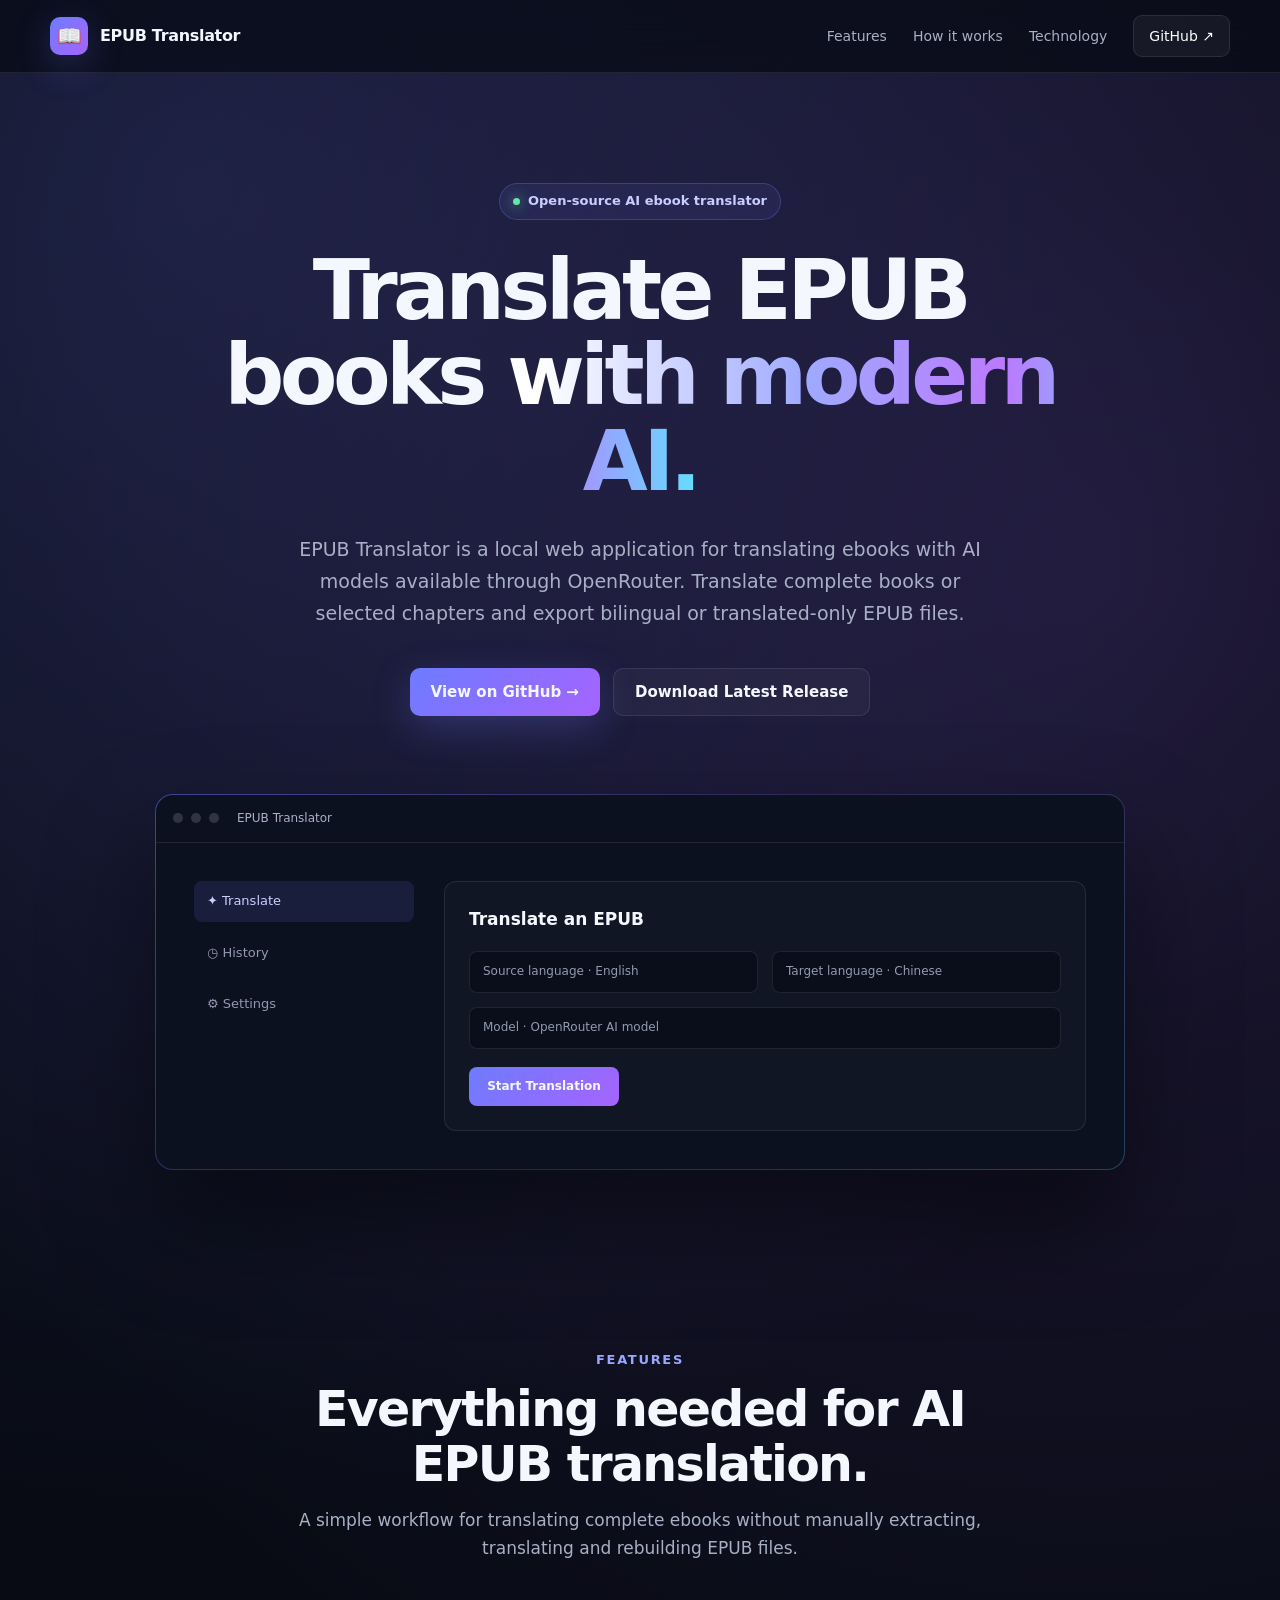
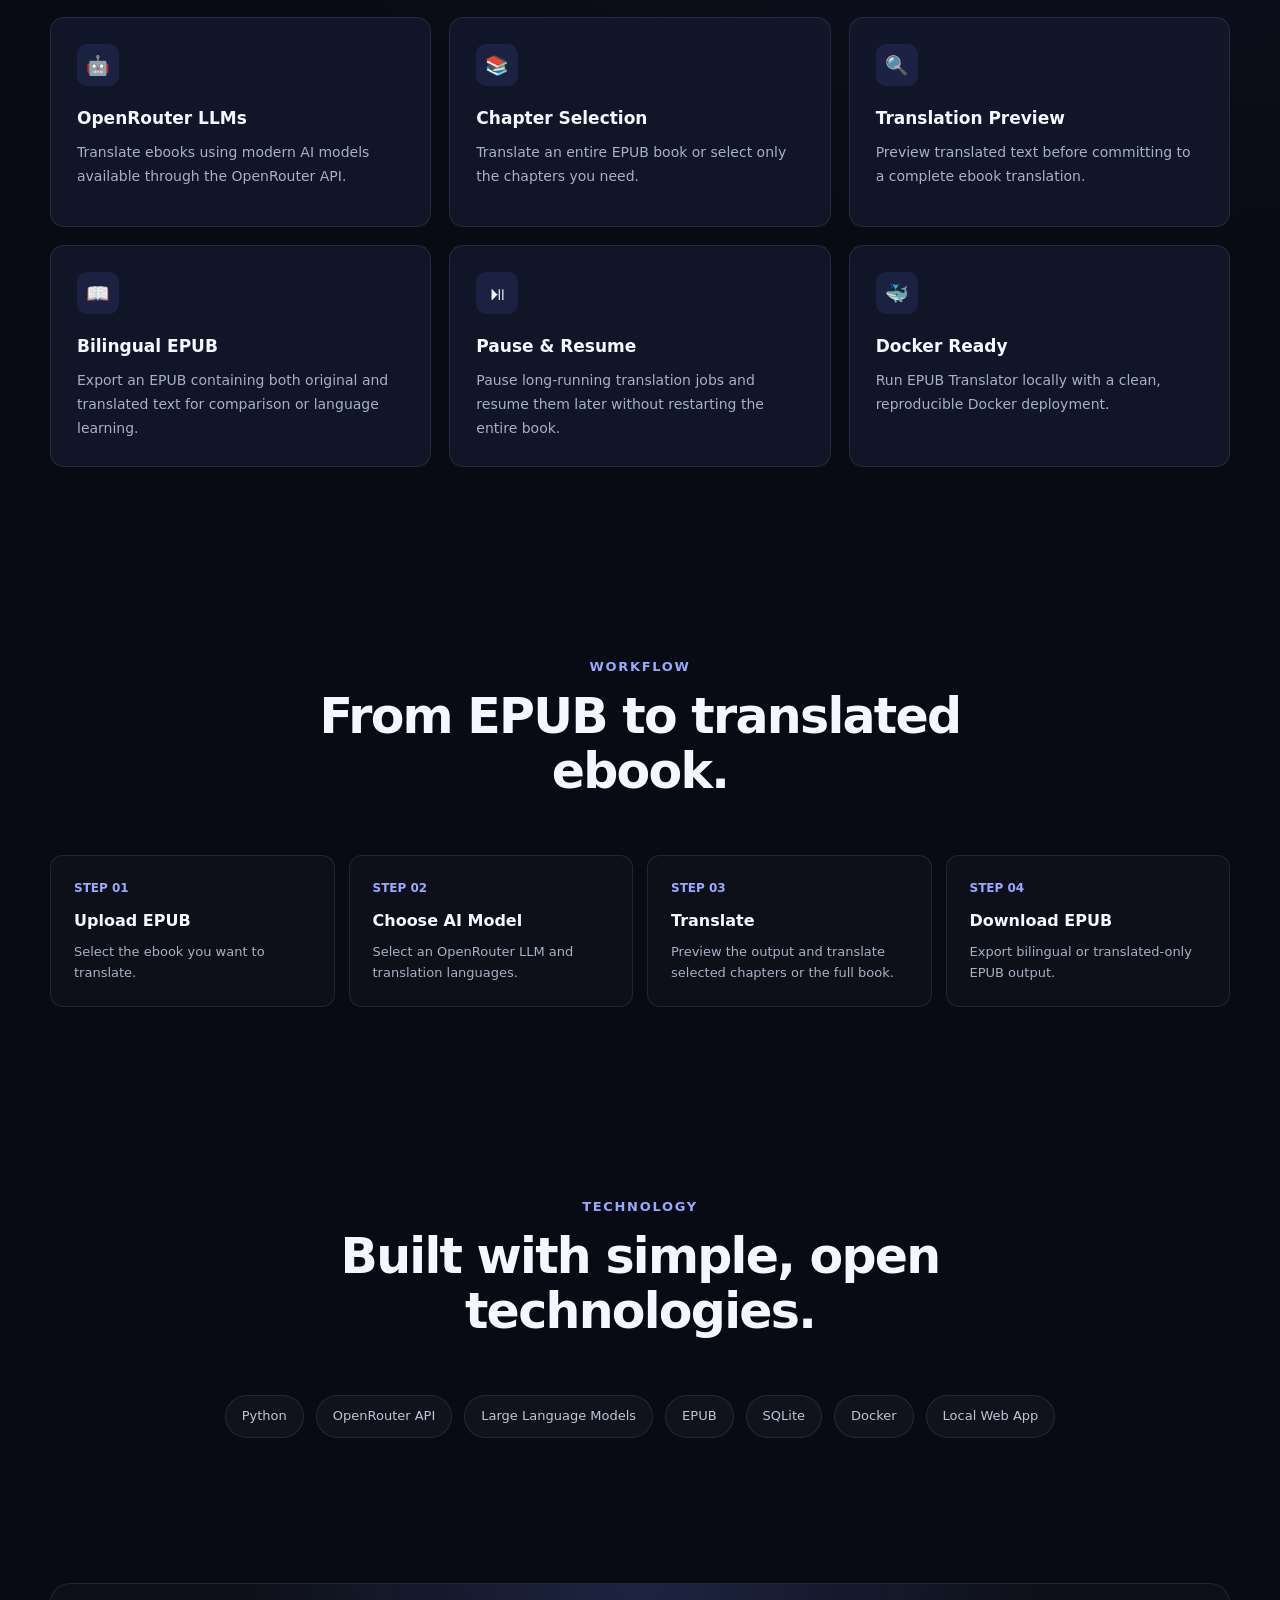
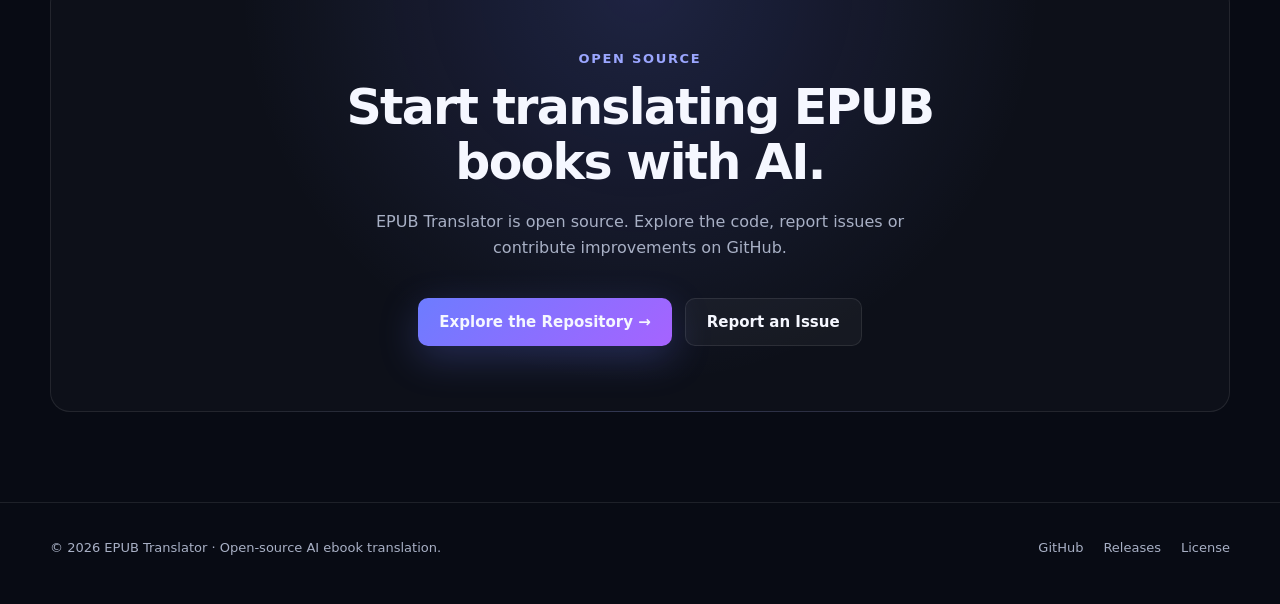
<file: docs/index.html>
<!DOCTYPE html>
<html lang="en">
<head>
  <meta charset="UTF-8" />
  <meta name="viewport" content="width=device-width, initial-scale=1.0" />

  <title>EPUB Translator — AI Ebook Translation with OpenRouter</title>

  <meta
    name="description"
    content="EPUB Translator is an open-source AI EPUB translator powered by OpenRouter LLMs. Translate ebooks into bilingual or translated-only EPUB files with chapter selection, preview, pause/resume and Docker support."
  />

  <meta
    name="keywords"
    content="EPUB translator, AI EPUB translator, ebook translator, OpenRouter, LLM translation, bilingual EPUB, AI ebook translation, Docker"
  />

  <meta name="author" content="haydentamch" />

  <link
    rel="canonical"
    href="https://haydentamch.github.io/epub-translator/"
  />

  <!-- Open Graph -->
  <meta property="og:title" content="EPUB Translator — AI Ebook Translation with OpenRouter" />
  <meta
    property="og:description"
    content="Translate EPUB ebooks with AI models through OpenRouter. Create bilingual or translated-only EPUB files locally."
  />
  <meta property="og:type" content="website" />
  <meta
    property="og:url"
    content="https://haydentamch.github.io/epub-translator/"
  />

  <style>
    :root {
      --bg: #080b14;
      --bg-soft: #0e1323;
      --card: rgba(20, 27, 48, 0.72);
      --card-hover: rgba(27, 36, 64, 0.92);

      --text: #f5f7ff;
      --muted: #a8b0c5;

      --blue: #6d7cff;
      --purple: #a663ff;
      --cyan: #57d7ff;
      --green: #65e6a8;

      --border: rgba(255, 255, 255, 0.09);

      --max-width: 1180px;
    }

    * {
      box-sizing: border-box;
      margin: 0;
      padding: 0;
    }

    html {
      scroll-behavior: smooth;
    }

    body {
      font-family:
        Inter,
        ui-sans-serif,
        system-ui,
        -apple-system,
        BlinkMacSystemFont,
        "Segoe UI",
        sans-serif;

      background:
        radial-gradient(
          circle at 15% 5%,
          rgba(109, 124, 255, 0.18),
          transparent 35%
        ),
        radial-gradient(
          circle at 85% 15%,
          rgba(166, 99, 255, 0.14),
          transparent 38%
        ),
        var(--bg);

      color: var(--text);
      line-height: 1.6;
      min-height: 100vh;
    }

    a {
      color: inherit;
    }

    .container {
      width: min(var(--max-width), calc(100% - 40px));
      margin: 0 auto;
    }

    /* ---------------- NAV ---------------- */

    nav {
      position: sticky;
      top: 0;
      z-index: 100;

      backdrop-filter: blur(16px);

      background: rgba(8, 11, 20, 0.72);

      border-bottom: 1px solid var(--border);
    }

    .nav-inner {
      height: 72px;

      display: flex;
      align-items: center;
      justify-content: space-between;
    }

    .brand {
      display: flex;
      align-items: center;
      gap: 12px;

      font-weight: 750;
      text-decoration: none;
      letter-spacing: -0.02em;
    }

    .logo {
      width: 38px;
      height: 38px;

      display: grid;
      place-items: center;

      border-radius: 10px;

      background:
        linear-gradient(
          135deg,
          var(--blue),
          var(--purple)
        );

      font-size: 20px;

      box-shadow:
        0 10px 35px rgba(109, 124, 255, 0.25);
    }

    .nav-links {
      display: flex;
      align-items: center;
      gap: 26px;

      font-size: 14px;
      color: var(--muted);
    }

    .nav-links a {
      text-decoration: none;
      transition: 0.2s;
    }

    .nav-links a:hover {
      color: white;
    }

    .nav-github {
      padding: 9px 15px;

      border: 1px solid var(--border);
      border-radius: 9px;

      color: white !important;

      background: rgba(255, 255, 255, 0.05);
    }

    /* ---------------- HERO ---------------- */

    .hero {
      padding: 110px 0 85px;
      text-align: center;
    }

    .badge {
      display: inline-flex;
      align-items: center;
      gap: 8px;

      padding: 7px 13px;

      border: 1px solid rgba(109, 124, 255, 0.3);
      border-radius: 999px;

      background: rgba(109, 124, 255, 0.09);

      color: #c8ceff;

      font-size: 13px;
      font-weight: 600;

      margin-bottom: 28px;
    }

    .badge-dot {
      width: 7px;
      height: 7px;

      background: var(--green);
      border-radius: 999px;

      box-shadow:
        0 0 14px rgba(101, 230, 168, 0.9);
    }

    h1 {
      max-width: 920px;
      margin: 0 auto;

      font-size: clamp(48px, 7vw, 84px);
      line-height: 1.02;

      letter-spacing: -0.055em;
    }

    .gradient-text {
      background:
        linear-gradient(
          90deg,
          #ffffff 5%,
          #9faaff 45%,
          #bb79ff 75%,
          #65ddff
        );

      -webkit-background-clip: text;
      background-clip: text;

      color: transparent;
    }

    .hero-description {
      max-width: 710px;
      margin: 28px auto 0;

      color: var(--muted);

      font-size: 19px;
      line-height: 1.7;
    }

    .hero-buttons {
      margin-top: 38px;

      display: flex;
      justify-content: center;
      flex-wrap: wrap;

      gap: 13px;
    }

    .btn {
      display: inline-flex;
      align-items: center;
      justify-content: center;

      min-height: 48px;

      padding: 0 21px;

      border-radius: 10px;

      text-decoration: none;

      font-size: 15px;
      font-weight: 650;

      transition:
        transform 0.2s ease,
        border-color 0.2s ease,
        background 0.2s ease;
    }

    .btn:hover {
      transform: translateY(-2px);
    }

    .btn-primary {
      background:
        linear-gradient(
          135deg,
          var(--blue),
          var(--purple)
        );

      box-shadow:
        0 12px 38px rgba(109, 124, 255, 0.25);
    }

    .btn-secondary {
      background: rgba(255,255,255,0.04);

      border: 1px solid var(--border);
    }

    /* ---------------- APP MOCKUP ---------------- */

    .app-preview {
      max-width: 970px;

      margin: 78px auto 0;

      padding: 1px;

      border-radius: 18px;

      background:
        linear-gradient(
          135deg,
          rgba(109,124,255,.45),
          rgba(166,99,255,.15),
          rgba(87,215,255,.25)
        );

      box-shadow:
        0 50px 110px rgba(0,0,0,.45);
    }

    .app-window {
      overflow: hidden;

      border-radius: 17px;

      background: #0c1120;
    }

    .window-bar {
      height: 48px;

      display: flex;
      align-items: center;
      gap: 8px;

      padding: 0 17px;

      border-bottom: 1px solid var(--border);
    }

    .window-dot {
      width: 10px;
      height: 10px;

      border-radius: 50%;

      background: rgba(255,255,255,.15);
    }

    .window-title {
      margin-left: 10px;

      font-size: 12px;
      color: var(--muted);
    }

    .app-content {
      padding: 38px;

      display: grid;
      grid-template-columns: 220px 1fr;

      gap: 30px;

      text-align: left;
    }

    .sidebar {
      display: flex;
      flex-direction: column;
      gap: 11px;
    }

    .sidebar-item {
      padding: 10px 13px;

      border-radius: 8px;

      color: #9099af;

      font-size: 13px;
    }

    .sidebar-item.active {
      background: rgba(109,124,255,.12);
      color: #c9ceff;
    }

    .mock-panel {
      padding: 24px;

      border: 1px solid var(--border);
      border-radius: 12px;

      background: rgba(255,255,255,.025);
    }

    .mock-title {
      font-size: 17px;
      font-weight: 650;

      margin-bottom: 18px;
    }

    .mock-row {
      display: grid;
      grid-template-columns: 1fr 1fr;

      gap: 14px;

      margin-bottom: 14px;
    }

    .mock-input {
      height: 42px;

      border-radius: 8px;
      border: 1px solid var(--border);

      background: #0a0e1a;

      display: flex;
      align-items: center;

      padding: 0 13px;

      color: #919aaf;

      font-size: 12px;
    }

    .mock-button {
      margin-top: 18px;

      width: 150px;
      height: 39px;

      border-radius: 8px;

      display: grid;
      place-items: center;

      background:
        linear-gradient(
          135deg,
          var(--blue),
          var(--purple)
        );

      font-size: 12px;
      font-weight: 650;
    }

    /* ---------------- SECTIONS ---------------- */

    section {
      padding: 95px 0;
    }

    .section-header {
      text-align: center;

      max-width: 700px;
      margin: 0 auto 55px;
    }

    .section-label {
      color: #9ba6ff;

      font-size: 13px;
      font-weight: 700;

      letter-spacing: 0.13em;
      text-transform: uppercase;

      margin-bottom: 12px;
    }

    h2 {
      font-size: clamp(34px, 4vw, 49px);

      line-height: 1.12;

      letter-spacing: -0.035em;
    }

    .section-description {
      margin-top: 15px;

      color: var(--muted);

      font-size: 17px;
    }

    /* ---------------- FEATURES ---------------- */

    .features {
      display: grid;

      grid-template-columns:
        repeat(3, minmax(0, 1fr));

      gap: 18px;
    }

    .feature-card {
      min-height: 210px;

      padding: 26px;

      border: 1px solid var(--border);
      border-radius: 14px;

      background: var(--card);

      transition:
        transform .25s,
        background .25s,
        border-color .25s;
    }

    .feature-card:hover {
      transform: translateY(-4px);

      background: var(--card-hover);

      border-color:
        rgba(109,124,255,.25);
    }

    .feature-icon {
      width: 42px;
      height: 42px;

      display: grid;
      place-items: center;

      margin-bottom: 19px;

      border-radius: 10px;

      background:
        rgba(109,124,255,.12);

      font-size: 19px;
    }

    .feature-card h3 {
      font-size: 17px;

      margin-bottom: 9px;
    }

    .feature-card p {
      color: var(--muted);

      font-size: 14px;
      line-height: 1.7;
    }

    /* ---------------- WORKFLOW ---------------- */

    .workflow {
      display: grid;

      grid-template-columns:
        repeat(4, minmax(0, 1fr));

      gap: 14px;
    }

    .step {
      padding: 23px;

      border: 1px solid var(--border);
      border-radius: 13px;

      background:
        rgba(255,255,255,.025);
    }

    .step-number {
      color: #9ca7ff;

      font-size: 12px;
      font-weight: 700;

      margin-bottom: 10px;
    }

    .step h3 {
      margin-bottom: 8px;

      font-size: 16px;
    }

    .step p {
      color: var(--muted);

      font-size: 13px;
    }

    /* ---------------- TECHNOLOGY ---------------- */

    .tech-grid {
      display: flex;
      justify-content: center;
      flex-wrap: wrap;

      gap: 12px;
    }

    .tech {
      padding: 10px 16px;

      border: 1px solid var(--border);
      border-radius: 999px;

      background:
        rgba(255,255,255,.035);

      color: #bec5d8;

      font-size: 13px;
    }

    /* ---------------- CTA ---------------- */

    .cta {
      margin: 50px auto 90px;

      padding: 65px 30px;

      border: 1px solid var(--border);
      border-radius: 20px;

      text-align: center;

      background:
        radial-gradient(
          circle at 50% 0%,
          rgba(109,124,255,.18),
          transparent 55%
        ),
        rgba(255,255,255,.025);
    }

    .cta h2 {
      max-width: 720px;
      margin: 0 auto;
    }

    .cta p {
      max-width: 600px;

      margin: 18px auto 0;

      color: var(--muted);
    }

    /* ---------------- FOOTER ---------------- */

    footer {
      padding: 35px 0 45px;

      border-top: 1px solid var(--border);

      color: var(--muted);

      font-size: 13px;
    }

    .footer-inner {
      display: flex;
      justify-content: space-between;
      align-items: center;

      gap: 20px;
    }

    .footer-links {
      display: flex;
      gap: 20px;
    }

    .footer-links a {
      text-decoration: none;
    }

    .footer-links a:hover {
      color: white;
    }

    /* ---------------- RESPONSIVE ---------------- */

    @media (max-width: 900px) {

      .features {
        grid-template-columns: repeat(2, 1fr);
      }

      .workflow {
        grid-template-columns: repeat(2, 1fr);
      }

      .app-content {
        grid-template-columns: 1fr;
      }

      .sidebar {
        display: none;
      }

    }

    @media (max-width: 620px) {

      .nav-links a:not(.nav-github) {
        display: none;
      }

      .hero {
        padding-top: 80px;
      }

      h1 {
        font-size: 49px;
      }

      .hero-description {
        font-size: 17px;
      }

      .features,
      .workflow {
        grid-template-columns: 1fr;
      }

      .mock-row {
        grid-template-columns: 1fr;
      }

      .app-content {
        padding: 22px;
      }

      .footer-inner {
        flex-direction: column;
        align-items: flex-start;
      }

    }

  </style>
</head>

<body>

  <!-- NAV -->

  <nav>
    <div class="container nav-inner">

      <a class="brand" href="#">
        <div class="logo">📖</div>
        EPUB Translator
      </a>

      <div class="nav-links">

        <a href="#features">Features</a>

        <a href="#workflow">How it works</a>

        <a href="#technology">Technology</a>

        <a
          class="nav-github"
          href="https://github.com/haydentamch/epub-translator"
          target="_blank"
        >
          GitHub ↗
        </a>

      </div>

    </div>
  </nav>


  <!-- HERO -->

  <main>

    <div class="container hero">

      <div class="badge">
        <span class="badge-dot"></span>
        Open-source AI ebook translator
      </div>

      <h1>
        Translate EPUB books
        <span class="gradient-text">
          with modern AI.
        </span>
      </h1>

      <p class="hero-description">

        EPUB Translator is a local web application for
        translating ebooks with AI models available through
        OpenRouter.

        Translate complete books or selected chapters and
        export bilingual or translated-only EPUB files.

      </p>

      <div class="hero-buttons">

        <a
          class="btn btn-primary"
          href="https://github.com/haydentamch/epub-translator"
          target="_blank"
        >
          View on GitHub →
        </a>

        <a
          class="btn btn-secondary"
          href="https://github.com/haydentamch/epub-translator/releases/latest"
          target="_blank"
        >
          Download Latest Release
        </a>

      </div>


      <!-- APP MOCKUP -->

      <div class="app-preview">

        <div class="app-window">

          <div class="window-bar">

            <span class="window-dot"></span>
            <span class="window-dot"></span>
            <span class="window-dot"></span>

            <span class="window-title">
              EPUB Translator
            </span>

          </div>


          <div class="app-content">

            <div class="sidebar">

              <div class="sidebar-item active">
                ✦ Translate
              </div>

              <div class="sidebar-item">
                ◷ History
              </div>

              <div class="sidebar-item">
                ⚙ Settings
              </div>

            </div>


            <div class="mock-panel">

              <div class="mock-title">
                Translate an EPUB
              </div>


              <div class="mock-row">

                <div class="mock-input">
                  Source language · English
                </div>

                <div class="mock-input">
                  Target language · Chinese
                </div>

              </div>


              <div class="mock-input">
                Model · OpenRouter AI model
              </div>


              <div class="mock-button">
                Start Translation
              </div>

            </div>

          </div>

        </div>

      </div>

    </div>


    <!-- FEATURES -->

    <section id="features">

      <div class="container">

        <div class="section-header">

          <div class="section-label">
            Features
          </div>

          <h2>
            Everything needed for AI EPUB translation.
          </h2>

          <p class="section-description">
            A simple workflow for translating complete ebooks
            without manually extracting, translating and
            rebuilding EPUB files.
          </p>

        </div>


        <div class="features">

          <div class="feature-card">

            <div class="feature-icon">🤖</div>

            <h3>OpenRouter LLMs</h3>

            <p>
              Translate ebooks using modern AI models
              available through the OpenRouter API.
            </p>

          </div>


          <div class="feature-card">

            <div class="feature-icon">📚</div>

            <h3>Chapter Selection</h3>

            <p>
              Translate an entire EPUB book or select only
              the chapters you need.
            </p>

          </div>


          <div class="feature-card">

            <div class="feature-icon">🔍</div>

            <h3>Translation Preview</h3>

            <p>
              Preview translated text before committing to a
              complete ebook translation.
            </p>

          </div>


          <div class="feature-card">

            <div class="feature-icon">📖</div>

            <h3>Bilingual EPUB</h3>

            <p>
              Export an EPUB containing both original and
              translated text for comparison or language
              learning.
            </p>

          </div>


          <div class="feature-card">

            <div class="feature-icon">⏯</div>

            <h3>Pause & Resume</h3>

            <p>
              Pause long-running translation jobs and resume
              them later without restarting the entire book.
            </p>

          </div>


          <div class="feature-card">

            <div class="feature-icon">🐳</div>

            <h3>Docker Ready</h3>

            <p>
              Run EPUB Translator locally with a clean,
              reproducible Docker deployment.
            </p>

          </div>

        </div>

      </div>

    </section>


    <!-- WORKFLOW -->

    <section id="workflow">

      <div class="container">

        <div class="section-header">

          <div class="section-label">
            Workflow
          </div>

          <h2>
            From EPUB to translated ebook.
          </h2>

        </div>


        <div class="workflow">

          <div class="step">

            <div class="step-number">
              STEP 01
            </div>

            <h3>Upload EPUB</h3>

            <p>
              Select the ebook you want to translate.
            </p>

          </div>


          <div class="step">

            <div class="step-number">
              STEP 02
            </div>

            <h3>Choose AI Model</h3>

            <p>
              Select an OpenRouter LLM and translation
              languages.
            </p>

          </div>


          <div class="step">

            <div class="step-number">
              STEP 03
            </div>

            <h3>Translate</h3>

            <p>
              Preview the output and translate selected
              chapters or the full book.
            </p>

          </div>


          <div class="step">

            <div class="step-number">
              STEP 04
            </div>

            <h3>Download EPUB</h3>

            <p>
              Export bilingual or translated-only EPUB
              output.
            </p>

          </div>

        </div>

      </div>

    </section>


    <!-- TECHNOLOGY -->

    <section id="technology">

      <div class="container">

        <div class="section-header">

          <div class="section-label">
            Technology
          </div>

          <h2>
            Built with simple, open technologies.
          </h2>

        </div>


        <div class="tech-grid">

          <span class="tech">Python</span>

          <span class="tech">OpenRouter API</span>

          <span class="tech">Large Language Models</span>

          <span class="tech">EPUB</span>

          <span class="tech">SQLite</span>

          <span class="tech">Docker</span>

          <span class="tech">Local Web App</span>

        </div>

      </div>

    </section>


    <!-- CTA -->

    <div class="container">

      <div class="cta">

        <div class="section-label">
          Open Source
        </div>

        <h2>
          Start translating EPUB books with AI.
        </h2>

        <p>
          EPUB Translator is open source.
          Explore the code, report issues or contribute
          improvements on GitHub.
        </p>

        <div class="hero-buttons">

          <a
            class="btn btn-primary"
            href="https://github.com/haydentamch/epub-translator"
            target="_blank"
          >
            Explore the Repository →
          </a>

          <a
            class="btn btn-secondary"
            href="https://github.com/haydentamch/epub-translator/issues"
            target="_blank"
          >
            Report an Issue
          </a>

        </div>

      </div>

    </div>

  </main>


  <!-- FOOTER -->

  <footer>

    <div class="container footer-inner">

      <div>
        © 2026 EPUB Translator · Open-source AI ebook translation.
      </div>

      <div class="footer-links">

        <a
          href="https://github.com/haydentamch/epub-translator"
        >
          GitHub
        </a>

        <a
          href="https://github.com/haydentamch/epub-translator/releases"
        >
          Releases
        </a>

        <a
          href="https://github.com/haydentamch/epub-translator/blob/main/LICENSE"
        >
          License
        </a>

      </div>

    </div>

  </footer>


  <!-- Structured data for search engines -->

  <script type="application/ld+json">
  {
    "@context": "https://schema.org",
    "@type": "SoftwareApplication",
    "name": "EPUB Translator",
    "applicationCategory": "UtilitiesApplication",
    "operatingSystem": "Windows, macOS, Linux",
    "description": "Open-source AI EPUB translator powered by OpenRouter LLMs for creating bilingual or translated-only EPUB ebooks.",
    "url": "https://haydentamch.github.io/epub-translator/",
    "codeRepository": "https://github.com/haydentamch/epub-translator",
    "license": "https://github.com/haydentamch/epub-translator/blob/main/LICENSE"
  }
  </script>

</body>
</html>
</file>
